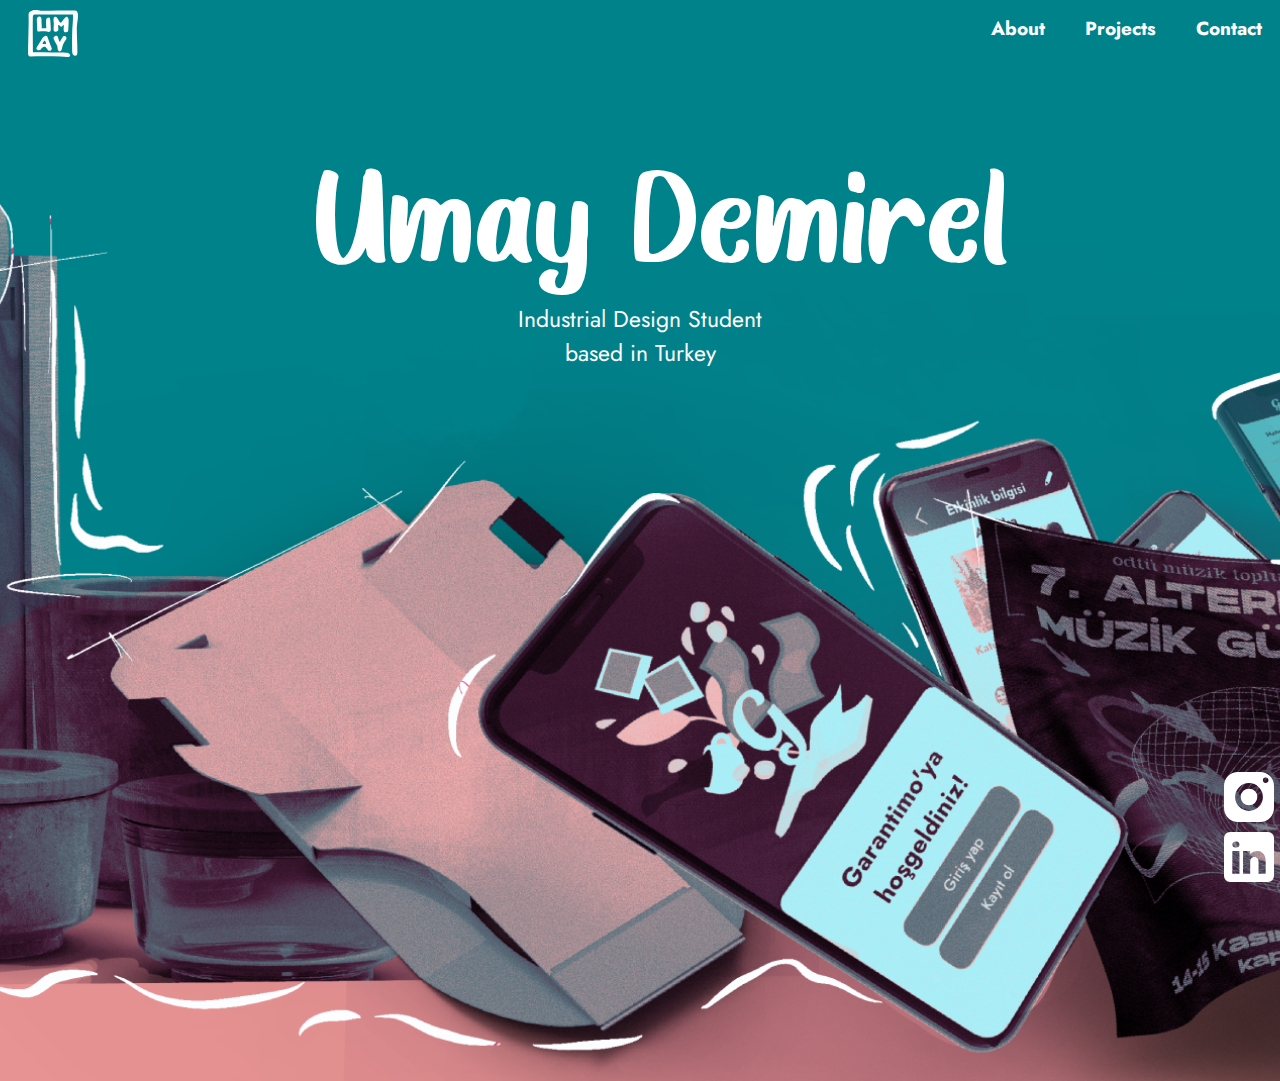
<file: index.html>
<html>
    <head>
        <title> Umay Demirel</title>
        <meta charset="UTF-8">
        <link rel="icon" href="logo.png" type="image/icon">
        <link rel="stylesheet" href="main.css">
        <!-- Global site tag (gtag.js) - Google Analytics -->
<script async src="https://www.googletagmanager.com/gtag/js?id=G-81TWVK4QX5"></script>
<script>
  window.dataLayer = window.dataLayer || [];
  function gtag(){dataLayer.push(arguments);}
  gtag('js', new Date());

  gtag('config', 'G-81TWVK4QX5');
</script>
    </head>
    <body>
<!-- Merhaba hocam aşağoıda container içerisinde gördüğünüz kısımda denediğim fakat  tamamlayamadığım svg animasyonu var  
  sitenin diğer kısımlarını tamamlayabilmek için o animasyonu sonraya ertelemeye karar verdim
  ona pek vaktim kalmadı teslimden sonra ilgileneceğim buradan da teşekkür etmek istedim ders ve öğrettikleriniz için
-->
<div class="anaSayfa">
    <div class="topBar">
        <a href="index.html">
        <img id="logo" src="logo.svg" alt="Umay Logo"  > 
        </a>
       <div class="buttonMenu"> <button>
            <a href="about.html">About</a>
        </button>
        <button>
            <a href="projects.html">Projects</a>
        </button>
        <button>
            <a href="contact.html">Contact</a>
        </button>
    </div>
    </div>
    <div class="ortabolum">
        
      <div class="contact"> 
        <a href="https://www.instagram.com/umayworks/"> 
        <img class="logo" src="linkedin.svg"> </a> 
        <a href="https://www.linkedin.com/in/umay-d-8a8ba512b/"> 
          <img class="logo"src="instagram.svg"> </a> 
      </div>         
        

        <p id="buyukyazi"> &nbsp;Umay Demirel </p> <br>
        <p id="kucukyazi">Industrial Design Student <br>
        based in Turkey </p>
      </div>
        <!-- <div class="container">
            <svg xmlns="http://www.w3.org/2000/svg" viewBox="0 0 1223.66 261.28" class="Letters">
                <title>yazi</title>
                <defs>
                  <g id="Masks">
                    <mask id="maskU">
                      <path class="mask" id="maskU"
                        d="M85,58c-7,33-4.28,61.8-5,82-1.52,42.87-1.1,57.47,9,68,2.83,2.95,11.84,12.36,22,11,12.17-1.63,20.71-18,29-46,18.75-63.3,16.08-118,17-118s2.41,57.93,5,106c1.32,24.52,2.84,54.86,4,69" transform="translate(-59.34 -35)" fill="none" stroke="#000" stroke-miterlimit="10" stroke-width="40"/>
                    </mask>
              
                    <mask id="maskM1">
                      <path class="mask" id="maskM1" 
                       d="M209,103c0-1.07-.54,41.13-2,72-1.23,26-2.47,40.12,1,41,4.83,1.23,16.83-23.7,24-46,11-34.18,8.07-54.12,18-57,7.09-2,12.93,6.7,17,15,5.56,11.33,3.15,24.18-2,48-6,27.7-13,41-4,41,.15,0,12-61,26-94,3-7.1,17.94-7.65,25-3,9.47,6.24,5.7,23.82,5,72-.18,12.68-.09,22.9,0,29" transform="translate(-59.34 -35)" fill="none" stroke="#000" stroke-miterlimit="10" stroke-width="40"/>
                    </mask>
                    
                    <mask id="maskA">
                      <path class="mask" id="maskA" 
                      d="M418,139c-4.26-14.85-13.24-26.44-24-28-19.56-2.84-31.38,31.65-32,37-3,26-8,51.19,8,59,9.81,4.8,15.52,4.44,18,3,40.34-23.37,41.23-103.33,38-104-2.61-.54-22.52,47.43-8,91,3.35,10.06,14.94,19.07,19,25" transform="translate(-59.34 -35)" fill="none" stroke="#000" stroke-miterlimit="10" stroke-width="40"/>
                    </mask>  
                    
                    <mask id="maskY">
                      <path class="mask" id="maskY" 
                      d="M469,111a171.56,171.56,0,0,0-9,37c-2.69,21.09,0,42,7,56,1.29,2.59,11.41,12.87,24,12,10.15-.7,17-8.53,20-12,25.44-29.8,11.77-91.84,13-92,1.55-.2,4.27,100.44-7,144-.84,3.26-3.06,11.2-10,16-10.64,7.36-29.27,5.16-39-6-1.37-1.58-9.44-10.82-6-20,3-8,13.73-13.26,26-11" transform="translate(-59.34 -35)" fill="none" stroke="#000" stroke-miterlimit="10" stroke-width="40"/>
                    </mask>
                  
                    <mask id="maskD">
                      <path class="mask" id="maskD" 
                      d="M640,68c-5.38,22-9.24,41-12,56-2.24,12.19-7.81,43.81-1,75,1.08,4.95,3,12.1,9,16,10,6.48,24.74-.5,30-3,17.32-8.23,26.08-22.66,31-31,4.35-7.38,16.33-28.36,14-57-.73-9-2.6-31.88-20-49-12.17-12-25.23-14.52-28-15-5.58-1-14.69-2.57-22,3a21.26,21.26,0,0,0-7,10" transform="translate(-59.34 -35)" fill="none" stroke="#000" stroke-miterlimit="10" stroke-width="40"/>
                    </mask>
                      
                    <mask id="maskE1">
                      <path class="mask" id="maskE1" 
                      d="M757,145a55.59,55.59,0,0,0,25,10c7.39,1,15.46,2,23-3,.73-.49,11.87-8.17,11-21,0-.58-1-12.13-10-17-7.31-4-15.29-1-23,2-7.44,2.89-28.42,7.52-33,27-4,17-4,39,3,55,1.23,2.81,16.25,23,34,19,10.54-2.38,18.81-12.62,21-23,1-4.92.57-13.18,0-16" transform="translate(-59.34 -35)" fill="none" stroke="#000" stroke-miterlimit="10" stroke-width="40"/>
                    </mask>
              
                    <mask id="maskM">
                     <path class="mask" id="maskM" 
                      d="M849,100c.59,15,1.92,40.89,0,69-1.63,23.86-4,39.19-1,40,3.64,1,14.46-19,20-40,4.33-16.4,3.24-25.12,11-40,3.12-6,9.86-18.9,16-18,9.19,1.35,11.54,32.88,12,39,2.7,36.2-6.56,64.87-6,65,.37.08,4.69-12.06,13-46,7.69-31.4,9.89-45.12,22-52,2.75-1.56,11-6.24,17-3,11.43,6.16,3.23,34.59,3,103,0,2.6,0,4.71,0,6" transform="translate(-59.34 -35)" fill="none" stroke="#000" stroke-miterlimit="10" stroke-width="40"/>
                    </mask>
                  
                    <mask id="maskI">
                      <path class="mask" id="maskI" 
                      d="M1005,60a315,315,0,0,1,1,37c-.21,6.56-.51,9.85-2,28-4.15,50.63-3.7,48.53-4,50-2.91,14,0,17,1,33,.17,2.66-2.54,12.64-2,14" transform="translate(-59.34 -35)" fill="none" stroke="#000" stroke-miterlimit="10" stroke-width="40"/>
                    </mask>
                  
                    <mask id="maskR">
                      <path class="mask" id="maskR" 
                      d="M1051,104c.48,16.51-.25,33.88-1,43-1.53,18.49-4,29.46-4,50,0,11.89.75,24.95,2,25,1.67.06,2.35-23,10-55,7.36-30.77,14.17-40.52,23-46,2.36-1.46,11.67-7.24,20-4,7.15,2.78,10.51,11,15,22a98.75,98.75,0,0,1,5,16" transform="translate(-59.34 -35)" fill="none" stroke="#000" stroke-miterlimit="10" stroke-width="40"/>
                    </mask>
                  
                    <mask id="maskE">
                      <path class="mask" id="maskE" 
                      d="M1161,142a36.12,36.12,0,0,0,19,12c3.29.8,12.74,3.09,22-2,7.54-4.14,16.4-14,14-25-1.63-7.48-7.89-12.87-14-15-10.27-3.58-20,2.09-25,5-18.64,10.86-29.33,35.33-24,61,.81,3.92-.15,22,15,32,4.25,2.81,11.57,7.65,20,6,13.18-2.57,21.12-19.45,22-32a35.78,35.78,0,0,0,0-5" transform="translate(-59.34 -35)" fill="none" stroke="#000" stroke-miterlimit="10" stroke-width="40"/>
                    </mask>
                   
                    <mask id="maskL1">
                      <path class="mask" id="maskLl" 
                      d="M1251,54a222.45,222.45,0,0,1,5,35,209.16,209.16,0,0,1-3,54c-6.34,33-5,30-3,49,.31,2.95,0,18,13,26,2.14,1.32,8.52,3.95,10,4" transform="translate(-59.34 -35)" fill="none" stroke="#000" stroke-miterlimit="10" stroke-width="40"/>
                    </mask>
                </g>
                </defs>
              
              
                <g id="Letters">
                  <path 
                  mask="url(#maskU)" id="U" 
                  d="M149.39,194.33c-.72,1.36-1.4,2.7-2,4a77.81,77.81,0,0,1-4.64,8.4,33.13,33.13,0,0,1-6.49,7.32q-13.68,11-28.91,11-12.6,0-24.71-7.81-7.43-5.17-11.91-16A100.68,100.68,0,0,1,64.23,176a228.32,228.32,0,0,1-2-30.42,303,303,0,0,1,3.86-48.83Q70,73,75.56,60.05a4.23,4.23,0,0,1,2.34-1.9,11.13,11.13,0,0,1,4-.64,26.53,26.53,0,0,1,8.49,1.56,24,24,0,0,1,7.87,4.35,8.14,8.14,0,0,1,3.27,6.3,13.61,13.61,0,0,1-.1,1.56q-2.25,9.28-3.66,27.1t-1.42,37.94A371.78,371.78,0,0,0,99,181.63q2.58,21.09,8.64,28.42,1.86,2.34,3,2.34c.84,0,1.92-.71,3.22-2.14q7.92-7.81,13.38-24a243.63,243.63,0,0,0,8.94-36.08q3.47-19.87,5.51-38.82T144.8,79c.13-1.7.26-3.26.39-4.69a14.71,14.71,0,0,1,3-9.48,3,3,0,0,0,.83-1.8,15.85,15.85,0,0,0,.14-2.1,5,5,0,0,1,3-4.35,15.23,15.23,0,0,1,6.84-1.41,22.92,22.92,0,0,1,11.08,3,12.78,12.78,0,0,1,6.69,9.28q1.47,12.8,2.2,34.67t1.22,45.61q.48,23.63,1.12,42t2,24.26a9.29,9.29,0,0,1,.49,2.74c0,2.41-1.56,3.77-4.69,4.1a36.73,36.73,0,0,1-5.95.49,23.91,23.91,0,0,1-7.08-1,16.51,16.51,0,0,1-6.3-3.66,49.84,49.84,0,0,1-5.67-5.42,11.82,11.82,0,0,1-2.34-4,25.6,25.6,0,0,1-.88-4.64C150.69,200.67,150.17,197.91,149.39,194.33Z" transform="translate(-59.34 -35)" fill="#fff"/>
                  <path mask="url(#maskM1)" id="m" d="M208.76,222q-.87,0-1.95-.09a12.34,12.34,0,0,1-10.74-7q-2.53-5.46-3.57-15.82t-1-22.85q0-20.4,1.56-40.33t2.64-27.54a12.44,12.44,0,0,0-.2-2.24l-.09-.49c0-1.11.69-1.94,2.09-2.49a14.06,14.06,0,0,1,5.13-.83,30.78,30.78,0,0,1,12.84,3.12q6.8,3.14,7.38,9.47l.09,4.11a224.32,224.32,0,0,1-1.66,27.34v.29a29.8,29.8,0,0,0-.39,4.89,25.65,25.65,0,0,0,.39,4.39,3.77,3.77,0,0,0,1.32-1.42,4.76,4.76,0,0,0,.44-1.51c.07-.26.13-.55.2-.88q.78-4.09,2.24-9.91a115.24,115.24,0,0,1,3.81-12.06,74.36,74.36,0,0,1,5.57-11.72,32.13,32.13,0,0,1,7.57-8.93,15.25,15.25,0,0,1,9.81-3.47,21.34,21.34,0,0,1,3.42.29c1.3.33,2.54.59,3.71.78a53.39,53.39,0,0,1,8.3,2.35,20.46,20.46,0,0,1,7.62,5.46c.32.4.62.75.88,1.08,1,1.11,1.74,1.94,2.29,2.49a2.43,2.43,0,0,0,1.71.83,3.76,3.76,0,0,0,2-.73,32,32,0,0,0,2.88-2.2l1-.78a19.39,19.39,0,0,0,2.15-1.66c.71-.52,1.46-1,2.24-1.56a25.86,25.86,0,0,1,13.09-3.42,33.3,33.3,0,0,1,12.89,2.59,23.68,23.68,0,0,1,9.86,7.17q3.52,5.08,5.18,17.68a210.19,210.19,0,0,1,1.66,27.44,260.22,260.22,0,0,1-1.32,26.42,114.64,114.64,0,0,1-3.86,21.29q-2.53,8.34-6.25,9a34.46,34.46,0,0,1-4.1.29,19.3,19.3,0,0,1-4.44-.49q-2.1-.48-5-1.46l-.59-.2a3.45,3.45,0,0,1-1.95-1.12,8.56,8.56,0,0,1-1.17-1.9.4.4,0,0,0-.1-.3,42,42,0,0,1-2.39-11.72q-.63-7.32-.64-16.21,0-14.25.88-29.88.69-13.86.69-24.12a11,11,0,0,0-.34-2.1,5.32,5.32,0,0,0-.69-1.46,1.74,1.74,0,0,0-1.32-.74h-.29a2.12,2.12,0,0,0-1.76.74,12.22,12.22,0,0,0-1.17,1.8,10.09,10.09,0,0,1-.68,1.17,86.18,86.18,0,0,0-9.48,23.59q-3.12,12.84-5.17,26a212.8,212.8,0,0,1-6.45,30.08q-1.75,5.08-6.64,5.37a52.43,52.43,0,0,1-7.13.49,29.63,29.63,0,0,1-10.84-2,12.35,12.35,0,0,1-3.95-2.88,6.18,6.18,0,0,1-1.51-4.25l.09-1.27q2.36-16.89,4.3-37.25t3-38.24a12.18,12.18,0,0,0-.39-3.37c-.26-.87-.69-1.31-1.27-1.31q-1.28,0-3.42,4a252.54,252.54,0,0,0-8.3,32.42q-2.15,10.54-4.69,20.8a134.06,134.06,0,0,1-6,18.61,42.15,42.15,0,0,1-8.25,13.37A15.67,15.67,0,0,1,208.76,222Z" transform="translate(-59.34 -35)" fill="#fff"/>
                  <path mask="url(#maskA)" id="a" d="M405.54,111.71a4.27,4.27,0,0,0,1.95.49q1.08,0,1.86-1.56a9.29,9.29,0,0,1,4.49-4.59,15,15,0,0,1,6.64-1.47,20.49,20.49,0,0,1,7.62,1.47,15.36,15.36,0,0,1,6.1,4.2,9.44,9.44,0,0,1,2.4,6.44v1.17q-1.08,8.2-2.64,17.48-1.66,10-3,20.56a163.84,163.84,0,0,0-1.37,20.95,91.5,91.5,0,0,0,2.06,19.63,51.25,51.25,0,0,0,7.12,17.18,5,5,0,0,1,1.08,2.64,2.56,2.56,0,0,1-.78,1.86,8,8,0,0,1-1.86,1.36,21,21,0,0,1-8.79,2A22.36,22.36,0,0,1,415,217.08a42.92,42.92,0,0,1-10.41-10.64c-.65-1-1.26-1.47-1.85-1.47a3.5,3.5,0,0,0-2.15,1.27,38.34,38.34,0,0,0-3.81,4.49,14.44,14.44,0,0,1-3.66,3.86c-1.46,1.08-4,2.1-7.76,3.08a48.05,48.05,0,0,1-11.82,1.66q-10.65,0-17.38-5.57a32.28,32.28,0,0,1-9.91-14.84A62.34,62.34,0,0,1,343,178.6a93.85,93.85,0,0,1,3.37-24.51,92.47,92.47,0,0,1,9.57-23,57.79,57.79,0,0,1,14.8-17,30.67,30.67,0,0,1,18.94-6.49A35.81,35.81,0,0,1,405.54,111.71Zm-26.76,92.58c.52,1.24,1.11,1.85,1.76,1.85a3.13,3.13,0,0,0,2-1.27q7.62-7.91,13.48-26.22A113.55,113.55,0,0,0,401.93,144a52.34,52.34,0,0,0-1.17-11.52,20,20,0,0,0-3.81-8.4c-.78-1.1-1.56-1.66-2.35-1.66a4.34,4.34,0,0,0-2.63,1.47q-4.11,3.51-7.52,14.65a177.14,177.14,0,0,0-5.57,25.19,169.53,169.53,0,0,0-2.15,25.29Q376.73,199,378.78,204.29Z" transform="translate(-59.34 -35)" fill="#fff"/>
                  <path mask="url(#maskY)" id="y" d="M492,277.43a79,79,0,0,1-16.51-1.76A38.43,38.43,0,0,1,462,270.5a22.32,22.32,0,0,1-7.48-7.76,18.65,18.65,0,0,1-2.34-8.94v-.39a21.77,21.77,0,0,1,4.93-12.94,23.33,23.33,0,0,1,12.26-8,9.4,9.4,0,0,1,2.93-.39,27.5,27.5,0,0,1,6,.73,18.58,18.58,0,0,1,5.67,2.2,4.3,4.3,0,0,1,2.39,3.71v.1a5.45,5.45,0,0,1-1.37,3.22A19.41,19.41,0,0,0,480.54,254a25.73,25.73,0,0,0,.88,6.64,8.31,8.31,0,0,0,2.34,3.95,5.39,5.39,0,0,0,3.72,1.51c2.4,0,4.52-1.61,6.34-4.83a48.85,48.85,0,0,0,4.54-11.77,124.81,124.81,0,0,0,2.79-13.62,92.77,92.77,0,0,0,1.07-10.79v-1.86a9.39,9.39,0,0,0-.24-2.58,1.14,1.14,0,0,0-1.22-.74,8.24,8.24,0,0,0-2.05.39,46.16,46.16,0,0,1-8.6.78,49.92,49.92,0,0,1-21.82-5,44.42,44.42,0,0,1-17-13.82c-1.76-2.48-3-6.41-3.86-11.82a123.92,123.92,0,0,1-1.22-18.26l.1-5a243.78,243.78,0,0,1,2.54-30.13q2.14-14.3,5.47-20.75,2.06-3.61,5.47-3.81a25.65,25.65,0,0,1,4.39-.39,24.93,24.93,0,0,1,13.38,3.81,7.47,7.47,0,0,1,3.81,6.74V123q-.29,5.47-1,14.06-1.26,15-1.85,32.72l-.1,6a130.8,130.8,0,0,0,1.32,19.53q1.32,8.7,4.74,12.6c1.75,1.82,3.45,2.74,5.07,2.74,2,0,4-.92,6.16-2.74q4.19-3.51,6.44-11.86a120.19,120.19,0,0,0,3.32-19.39q1.08-11,1.76-22.65.68-12.51,1.85-23.15t3.72-16.6a3.55,3.55,0,0,1,3.41-2.54,31.19,31.19,0,0,1,4.11-.29,21.93,21.93,0,0,1,8,1.41,19,19,0,0,1,6.79,4.64,5.15,5.15,0,0,1,2,4.4c-.06.91-.09,1.62-.09,2.14-.07,1-.1,1.84-.1,2.59v3.66q0,4.61.1,9.28t.09,9.28v3.91q-.29,6.83-.68,12.4t-1,12.11q-.2,2.73-.19,6.15-.11,5.37-.2,11.91,0,6.25-.09,13.19a208.18,208.18,0,0,1-2.15,28.27,75.26,75.26,0,0,1-7.67,24.66,27.11,27.11,0,0,1-16.65,13.86A65.24,65.24,0,0,1,492,277.43Z" transform="translate(-59.34 -35)" fill="#fff"/>
                  <path mask="url(#maskD)" id="D" d="M682.79,63.08a50.44,50.44,0,0,1,22.7,16.5,86.47,86.47,0,0,1,14.85,28.27,110.68,110.68,0,0,1,5.22,33.84,99.51,99.51,0,0,1-6.1,34.52,70,70,0,0,1-19.39,28.52q-13.27,11.86-34.57,16a119.76,119.76,0,0,1-18,1.08q-7.9,0-15.47-.64T620.78,219c-1.7-.84-2.88-4.45-3.57-10.84a232.22,232.22,0,0,1-1-23.92q0-29.29,2.78-64.06t5.22-44.93q2.05-10.44,11.92-13.37a74.15,74.15,0,0,1,21.48-3.33A77.43,77.43,0,0,1,682.79,63.08Zm-10.06,12.4q-4.2-6.15-10.94-6.15a16.76,16.76,0,0,0-3.42.39A9.87,9.87,0,0,0,650,77a141,141,0,0,0-6.06,32q-1.47,17.83-1.46,36.48,0,13.08.29,25.88.29,12,.29,23l-.1,7.42c0,3.45,2.09,5.14,6.25,5.08q4.2,0,10.36-2.74a55.41,55.41,0,0,0,12.64-8.1,68.59,68.59,0,0,0,12.11-13.28,72.35,72.35,0,0,0,9.18-18.17,69.12,69.12,0,0,0,3.57-22.85q0-14-5.57-30.52T672.73,75.48Z" transform="translate(-59.34 -35)" fill="#fff"/>
                  <path mask="url(#maskE1)" id="e" d="M781.81,221.08q-16.89-1-27.39-7.81a40.52,40.52,0,0,1-15.33-17.58,55.37,55.37,0,0,1-4.84-23,73.56,73.56,0,0,1,7.62-32.23,63.49,63.49,0,0,1,20.9-25.1,47.85,47.85,0,0,1,13.47-6.54,50,50,0,0,1,14.26-2,61.63,61.63,0,0,1,10.84,1q11,2.15,16.36,8.69A22.48,22.48,0,0,1,823,131a27.75,27.75,0,0,1-4.15,14.26,32.18,32.18,0,0,1-12.16,11.57q-8,4.54-19.53,4.54a59.88,59.88,0,0,1-13.38-1.66,14.76,14.76,0,0,0-3.71-.68,1.81,1.81,0,0,0-1.9,1.17,20.66,20.66,0,0,0-.83,4.1,71.14,71.14,0,0,0-.49,8.69A78.06,78.06,0,0,0,768,186.12a46.22,46.22,0,0,0,4,12.6,23.74,23.74,0,0,0,7.72,9.18,9.88,9.88,0,0,0,5.37,1.86c2.08,0,4-1.11,5.86-3.32a32.15,32.15,0,0,0,4.2-7.47,22.86,22.86,0,0,0,1.56-8.45,24.4,24.4,0,0,0-.19-3v-.78a5.4,5.4,0,0,1,3.17-4.88A14.81,14.81,0,0,1,814,182a9,9,0,0,1,4.34,6.11,22.51,22.51,0,0,1,.59,5.08,28.46,28.46,0,0,1-16.7,25,38.79,38.79,0,0,1-15.43,3.18A40.86,40.86,0,0,1,781.81,221.08ZM803,126.46q-1.26-8-6.35-8a12.51,12.51,0,0,0-6,2,34.76,34.76,0,0,0-16.8,21.19,4.53,4.53,0,0,0-.29,1.56c0,2,1.06,3.5,3.17,4.64a15.54,15.54,0,0,0,7.47,1.71,22,22,0,0,0,8.74-1.9,17.71,17.71,0,0,0,7.43-6q3-4.09,3-10.74A35.31,35.31,0,0,0,803,126.46Z" transform="translate(-59.34 -35)" fill="#fff"/>
                  <path mask="url(#maskM)" id="m-2"  d="M848.9,222q-.89,0-1.95-.09a12.32,12.32,0,0,1-10.74-7q-2.55-5.46-3.57-15.82t-1-22.85q0-20.4,1.56-40.33t2.63-27.54a12.46,12.46,0,0,0-.19-2.24l-.1-.49q0-1.66,2.1-2.49a14.06,14.06,0,0,1,5.13-.83,30.85,30.85,0,0,1,12.84,3.12q6.78,3.14,7.37,9.47l.1,4.11a224.32,224.32,0,0,1-1.66,27.34v.29a29.8,29.8,0,0,0-.39,4.89,25.65,25.65,0,0,0,.39,4.39,3.77,3.77,0,0,0,1.32-1.42,5,5,0,0,0,.44-1.51c.06-.26.13-.55.19-.88q.78-4.09,2.25-9.91a115.24,115.24,0,0,1,3.81-12.06A75.23,75.23,0,0,1,875,118.35a32.3,32.3,0,0,1,7.57-8.93,15.29,15.29,0,0,1,9.82-3.47,21.53,21.53,0,0,1,3.42.29c1.3.33,2.53.59,3.71.78a53.71,53.71,0,0,1,8.3,2.35,20.36,20.36,0,0,1,7.61,5.46c.33.4.62.75.88,1.08,1,1.11,1.74,1.94,2.3,2.49a2.43,2.43,0,0,0,1.71.83,3.79,3.79,0,0,0,2-.73,32,32,0,0,0,2.88-2.2l1-.78a19.26,19.26,0,0,0,2.14-1.66q1.08-.78,2.25-1.56a25.81,25.81,0,0,1,13.09-3.42,33.34,33.34,0,0,1,12.89,2.59,23.81,23.81,0,0,1,9.86,7.17q3.51,5.08,5.18,17.68a212,212,0,0,1,1.66,27.44,260.22,260.22,0,0,1-1.32,26.42A115.48,115.48,0,0,1,968,211.47q-2.53,8.34-6.25,9a34.6,34.6,0,0,1-4.1.29,19.3,19.3,0,0,1-4.44-.49q-2.1-.48-5-1.46l-.59-.2a3.38,3.38,0,0,1-2-1.12,8.21,8.21,0,0,1-1.17-1.9.45.45,0,0,0-.1-.3A42,42,0,0,1,942,203.6q-.64-7.32-.64-16.21,0-14.25.88-29.88.68-13.86.68-24.12a10.21,10.21,0,0,0-.34-2.1,5,5,0,0,0-.68-1.46,1.74,1.74,0,0,0-1.32-.74h-.29a2.12,2.12,0,0,0-1.76.74,12.22,12.22,0,0,0-1.17,1.8,11.91,11.91,0,0,1-.69,1.17,86.16,86.16,0,0,0-9.47,23.59q-3.12,12.84-5.18,26a214.24,214.24,0,0,1-6.44,30.08q-1.76,5.08-6.64,5.37a52.54,52.54,0,0,1-7.13.49,29.63,29.63,0,0,1-10.84-2,12.13,12.13,0,0,1-4-2.88,6.18,6.18,0,0,1-1.52-4.25l.1-1.27q2.34-16.89,4.3-37.25t3-38.24a12.18,12.18,0,0,0-.39-3.37c-.26-.87-.68-1.31-1.27-1.31q-1.26,0-3.41,4a252.44,252.44,0,0,0-8.31,32.42q-2.14,10.54-4.68,20.8a135.41,135.41,0,0,1-6,18.61,42.15,42.15,0,0,1-8.25,13.37A15.69,15.69,0,0,1,848.9,222Z" transform="translate(-59.34 -35)" fill="#fff"/>
                  <path mask="url(#maskI)" id="i" d="M1016.48,214.64v1.07c0,3.13-1.69,4.85-5.08,5.18a73.87,73.87,0,0,1-7.52.39,62.34,62.34,0,0,1-9.86-.78,11.49,11.49,0,0,1-5.47-3.13,21.5,21.5,0,0,0-3.13-2.24q-1.17-.78-1.71-4.59a72.93,72.93,0,0,1-.53-9.67q0-12.5,1.56-30.27t3-32.33q1.46-13.58,1.66-18.16t5-5.67a28.2,28.2,0,0,1,7.62-1.07,23.27,23.27,0,0,1,9.57,2.15q7.8,3.42,7.81,11.72l.1,3.9q0,8.6-.59,16.65t-1.37,16q-.78,8-1.36,16.11t-.59,16.8Q1015.6,205.27,1016.48,214.64Zm-1.27-117a12,12,0,0,1-2.15.19,18.74,18.74,0,0,1-4.35-.53q-2.19-.54-4.44-1.23a41.62,41.62,0,0,0-5.47-1.36c-2.67-.59-4.47-2.35-5.42-5.28A31.82,31.82,0,0,1,992,79.68a70,70,0,0,1,1.07-13c.07-.52.13-1,.2-1.37a5.57,5.57,0,0,1,4-4.34,21.34,21.34,0,0,1,7.37-1.22,24.5,24.5,0,0,1,9.28,1.56q3.92,1.95,6.11,8.35a40.24,40.24,0,0,1,2.19,13.13,26.8,26.8,0,0,1-1.66,9.82Q1018.83,96.87,1015.21,97.65Z" transform="translate(-59.34 -35)" fill="#fff"/>
                  <path mask="url(#maskR)" id="r" d="M1073.61,122.84a40.76,40.76,0,0,1,10-11.81,20.21,20.21,0,0,1,12.84-4.69q6.64,0,13.77,5.37a56.59,56.59,0,0,1,12.65,15q5.7,9.42,5.71,17.33a11.47,11.47,0,0,1-3.22,8.3q-3.22,3.33-11,3.33h-.68a8.14,8.14,0,0,1-5.72-2.69,32.22,32.22,0,0,1-4.24-5.91c-1-1.62-2.12-3.19-3.23-4.69a14.83,14.83,0,0,0-3.85-3.66,9.31,9.31,0,0,0-5.13-1.41,18.48,18.48,0,0,0-7.42,1.95,44.37,44.37,0,0,0-11.58,14.94,84,84,0,0,0-6.25,18.36q-2.1,9.67-3.46,18.95a118.2,118.2,0,0,1-4.3,20.84q-2.73,8.55-9.47,9.92a4,4,0,0,1-1.27.19,7.33,7.33,0,0,1-3.32-.78l-.59-.19a17.79,17.79,0,0,1-8.59-8.6,48.06,48.06,0,0,1-4.4-14.94,132.22,132.22,0,0,1-1.27-18.75,250.34,250.34,0,0,1,1.91-30.81q1.9-15.37,3.47-25.24c.26-1.7.48-3.19.68-4.5v-.88q0-5.85,3.42-8.34a13.16,13.16,0,0,1,8-2.5,23,23,0,0,1,8.65,1.76,22.37,22.37,0,0,1,7.27,4.59,8.44,8.44,0,0,1,2.93,6.15l-.1,3.81q0,7.23,1.67,7.33T1073.61,122.84Z" transform="translate(-59.34 -35)" fill="#fff"/>
                  <path mask="url(#maskE)" id="e-2"  d="M1183.57,221.08q-16.9-1-27.39-7.81a40.61,40.61,0,0,1-15.34-17.58,55.52,55.52,0,0,1-4.83-23,73.56,73.56,0,0,1,7.62-32.23,63.49,63.49,0,0,1,20.9-25.1,47.85,47.85,0,0,1,13.47-6.54,49.92,49.92,0,0,1,14.26-2,61.71,61.71,0,0,1,10.84,1q11,2.15,16.36,8.69a22.53,22.53,0,0,1,5.32,14.55,27.75,27.75,0,0,1-4.15,14.26,32.18,32.18,0,0,1-12.16,11.57q-8,4.54-19.53,4.54a59.88,59.88,0,0,1-13.38-1.66,14.83,14.83,0,0,0-3.71-.68,1.81,1.81,0,0,0-1.9,1.17,20.66,20.66,0,0,0-.83,4.1,71.14,71.14,0,0,0-.49,8.69,78.06,78.06,0,0,0,1.17,13.18,45.88,45.88,0,0,0,4,12.6,23.74,23.74,0,0,0,7.72,9.18,9.88,9.88,0,0,0,5.37,1.86q3.12,0,5.86-3.32A32.15,32.15,0,0,0,1197,199a22.86,22.86,0,0,0,1.56-8.45,24.46,24.46,0,0,0-.2-3v-.78a5.39,5.39,0,0,1,3.18-4.88,14.81,14.81,0,0,1,14.26.14,9,9,0,0,1,4.34,6.11,22.51,22.51,0,0,1,.59,5.08,28.46,28.46,0,0,1-16.7,25,38.79,38.79,0,0,1-15.43,3.18A40.86,40.86,0,0,1,1183.57,221.08Zm21.19-94.62q-1.27-8-6.35-8a12.51,12.51,0,0,0-6.05,2,34.76,34.76,0,0,0-16.8,21.19,4.53,4.53,0,0,0-.29,1.56c0,2,1.06,3.5,3.17,4.64a15.54,15.54,0,0,0,7.47,1.71,22,22,0,0,0,8.74-1.9,17.68,17.68,0,0,0,7.42-6q3-4.09,3-10.74A35.31,35.31,0,0,0,1204.76,126.46Z" transform="translate(-59.34 -35)" fill="#fff"/>
                  <path mask="url(#maskLl)" id="l" d="M1243.72,58.49a3.42,3.42,0,0,1-.19-1.08c0-1,.75-1.56,2.25-1.75a18,18,0,0,1,4.49-.59,17,17,0,0,1,8,1.9,43.11,43.11,0,0,1,7.17,4.74,4,4,0,0,1,1.76,2.93,96.71,96.71,0,0,1,1.27,17.68q0,9.18-.58,20.65t-1.37,24q-.78,13.58-1.47,27.1t-.68,25.35a170.27,170.27,0,0,0,1.42,23.78q1.41,9.9,5,13.13c1.49,1.17,2.24,2.31,2.24,3.42s-.94,2.21-2.83,3.12a28.83,28.83,0,0,1-11.33,2.35,22.93,22.93,0,0,1-10.25-2.4,19.72,19.72,0,0,1-8.21-8,47,47,0,0,1-5.42-16.21,133.49,133.49,0,0,1-1.61-21.58,307.47,307.47,0,0,1,2.15-35.11q2.14-18.6,4.69-35.79,1.76-12.58,3-23.09a151.14,151.14,0,0,0,1.27-17.34A26,26,0,0,0,1243.72,58.49Z" transform="translate(-59.34 -35)" fill="#fff"/>
                </g>
              </svg> -->
</div>
</div>
    <!-- <img class="solbuyuk" src="products.png" height="500px"> -->
</body>

</html>
</file>
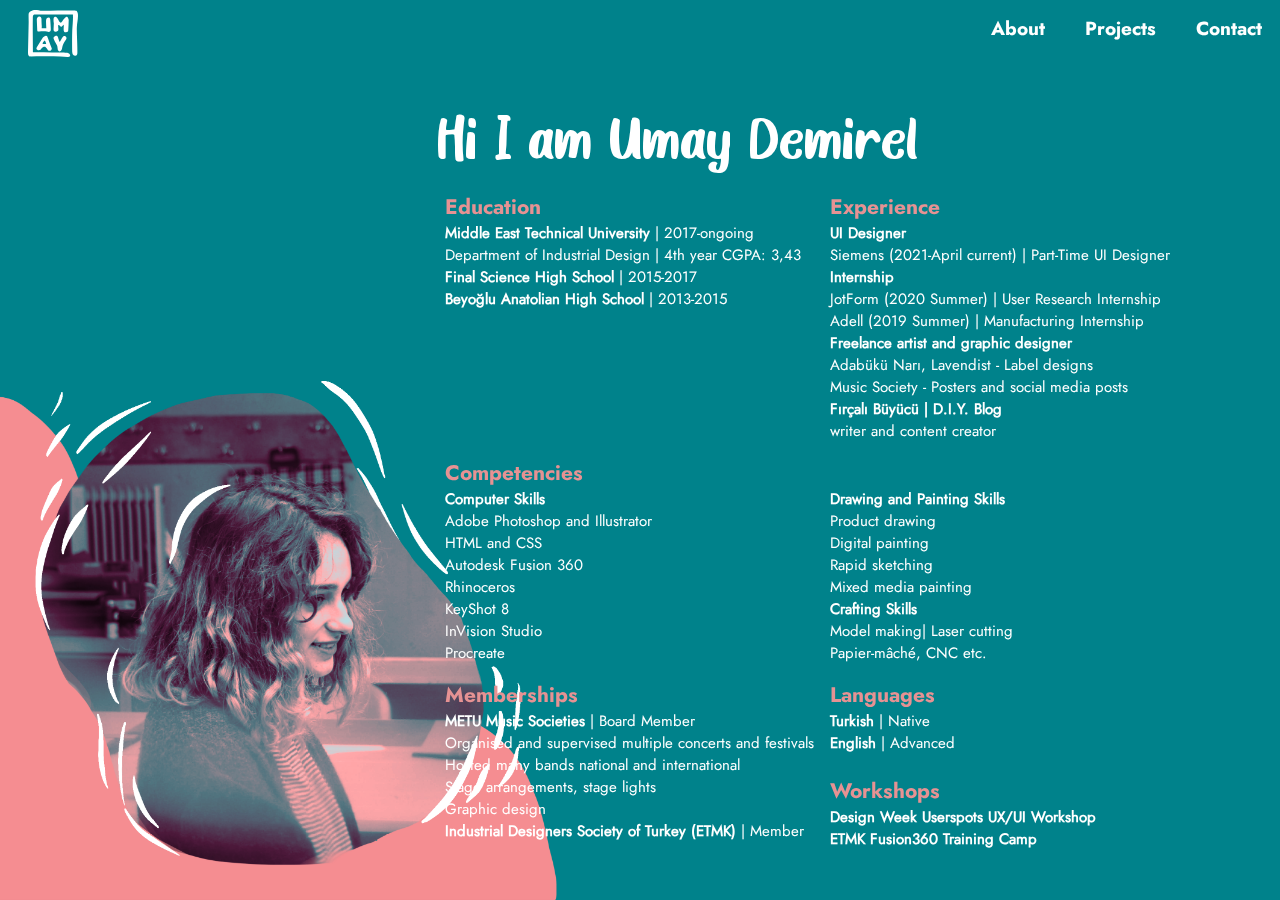
<file: about.html>
<html>
    <head>
        <title> Umay Demirel</title>
        <meta charset="UTF-8">
        <link rel="icon" href="logo.png" type="image/icon">
        <link rel="stylesheet" href="main.css">
        <!-- Global site tag (gtag.js) - Google Analytics -->
<script async src="https://www.googletagmanager.com/gtag/js?id=G-81TWVK4QX5"></script>
<script>
  window.dataLayer = window.dataLayer || [];
  function gtag(){dataLayer.push(arguments);}
  gtag('js', new Date());

  gtag('config', 'G-81TWVK4QX5');
</script>
    </head>
    <body>
        <div class="anaSayfa">
            <div class="topBar">
                <a href="index.html">
                    <img id="logo" src="logo.svg" alt="Umay Logo"> 
                </a>                 
                <div class="buttonMenu">
                <button >
                    <a class="attab" href="about.html">About</a>
                </button>
                <button >
                    <a href="projects.html">Projects</a>
                </button>
                <button>
                    <a href="contact.html">Contact</a>
                </button>
            </div>
            </div>
            <img id="solfoto" src="umayPhoto.png" >
         <div class="gridcontainer">
            <p id="intro">Hi I am Umay Demirel</p>
            <ul class="cv">
                <p class="header">Education</p>
                <li><b>Middle East Technical University</b> | 2017-ongoing <br>
                    Department of Industrial Design | 4th year CGPA: 3,43</li>
                <li><b>Final Science High School </b>| 2015-2017</li>
                <li><b>Beyoğlu Anatolian High School </b>| 2013-2015</li>
              </ul>

              <ul class="cv">
                <p class="header">Experience</p>
                <li><b>UI Designer </b><br>
                Siemens (2021-April current) | Part-Time UI Designer<br>
                <li><b>Internship </b><br>
                JotForm (2020 Summer) | User Research Internship<br>
                Adell (2019 Summer) | Manufacturing Internship</li>
                <li> <b>Freelance artist and graphic designer</b> <br>
                Adabükü Narı, Lavendist - Label designs <br>
                Music Society - Posters and social media posts </li>
                <li><b>Fırçalı Büyücü | D.I.Y. Blog</b> <br>
                writer and content creator</li>
              </ul>

              
              <ul class="cv">
                <p class="header">Competencies</p>
                <li><b>Computer Skills</b> <br>
                    Adobe Photoshop and Illustrator<br>
                    HTML and CSS<br>
                    Autodesk Fusion 360 <br>
                    Rhinoceros<br>
                    KeyShot 8 <br>
                    InVision Studio<br>
                    Procreate
                    </li>
                
              </ul>

              
              <ul class="cv">
                <p class="header"> &nbsp</p>
                <li><b>Drawing and Painting Skills</b> <br>
                    Product drawing <br>
                    Digital painting <br>
                    Rapid sketching <br> 
                    Mixed media painting
                </li>
                <li><b>Crafting Skills</b> <br>
                    Model making| Laser cutting<br>
                    Papier-mâché, CNC etc.
                
                </li>
              </ul>

              
              <ul class="cv">
                <p class="header">Memberships</p>
                <li><b>METU Music Societies </b>| Board Member <br>
                     Organised and supervised multiple concerts and festivals<br>
                     Hosted many bands national and international<br>
                    Stage arrangements, stage lights <br>
                    Graphic design</li>
                <li><b>Industrial Designers Society of Turkey (ETMK) </b>| Member </li>
                
              </ul>

              
              <ul class="cv">
                <p class="header">Languages</p>
                <li><b>Turkish </b>| Native </li>
                <li><b>English </b>| Advanced </li>
                <li>&nbsp</li>
                <p class="header">Workshops</p>
                <li><b>Design Week Userspots UX/UI Workshop</b></li>
                <li><b>ETMK Fusion360 Training Camp </b></li>
              </ul>

    </div>
        </div>
        </body>
        
        </html>
</file>
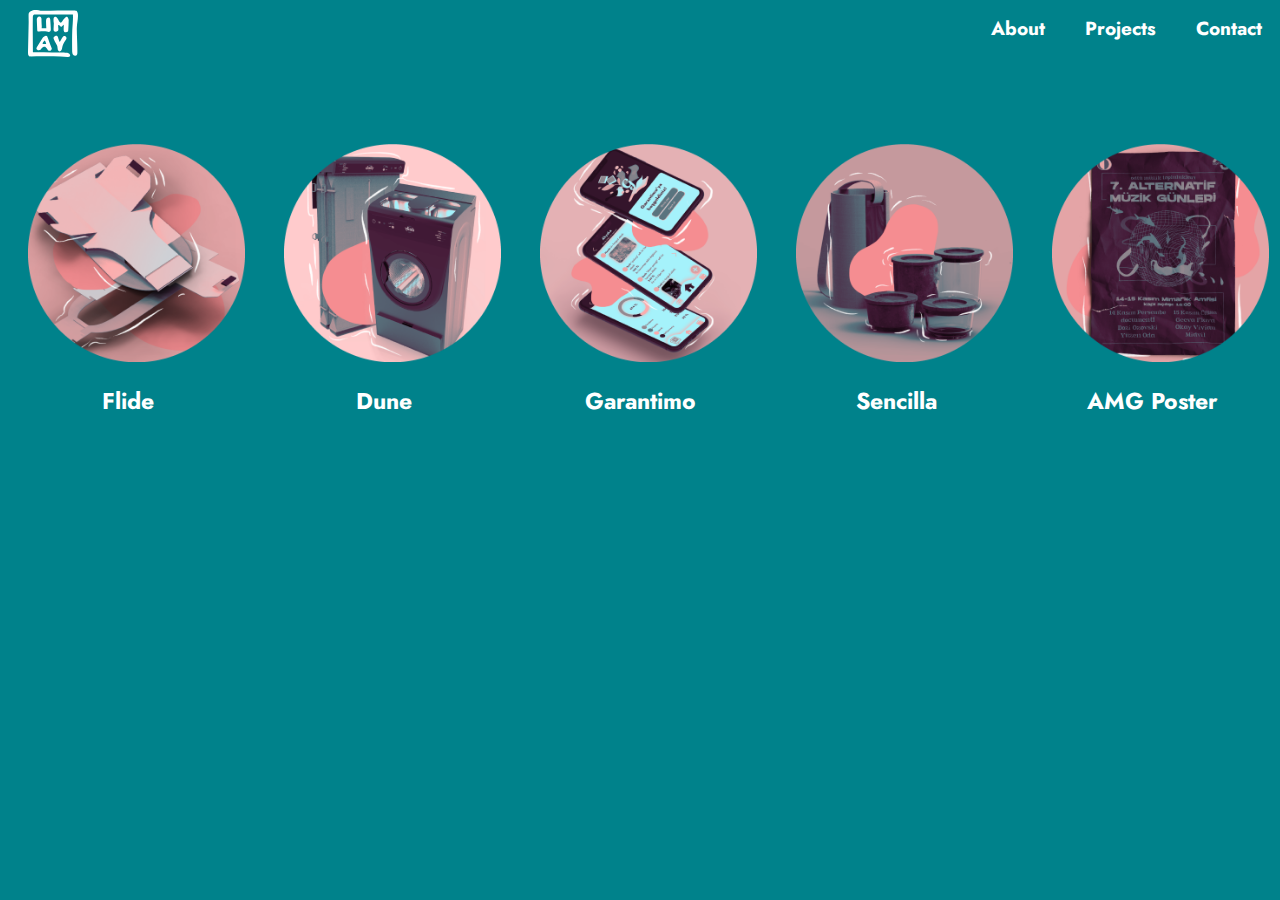
<file: projects.html>
<html>
<head>
    <title> Umay Demirel</title>
    <meta charset="UTF-8">
    <link rel="icon" href="logo.png" type="image/icon">
    <link rel="stylesheet" href="main.css">
    <!-- Global site tag (gtag.js) - Google Analytics -->
<script async src="https://www.googletagmanager.com/gtag/js?id=G-81TWVK4QX5"></script>
<script>
  window.dataLayer = window.dataLayer || [];
  function gtag(){dataLayer.push(arguments);}
  gtag('js', new Date());

  gtag('config', 'G-81TWVK4QX5');
</script>
    
</head>
<body>
    <div class="anaSayfa">
        <div class="topBar">
            
            <a href="index.html">
            <img id="logo" src="logo.svg" alt="Umay Logo"> 
            </a>
            
            <div class="buttonMenu">
            <button>
                <a href="about.html">About</a>
            </button>
            <button>
                <a href="projects.html">Projects</a>
            </button>
            <button>
                <a href="contact.html">Contact</a>
            </button>
        </div>
        </div>


        <div class="container">
    
            <ul class="tab-menu">
                <li class="project"><a href="#tab1"><img class="projectimg"src="flide.png"> <p>Flide</p></a></li>
                <li class="project"><a href="#tab2"><img class="projectimg"src="dune.png"><p>Dune</p></a></li>
                <li class="project"><a href="#tab3"><img class="projectimg" src="garantimo.png"><p>Garantimo</p></a></li>
                <li class="project"><a href="#tab4"><img class="projectimg"src="sencilla.png"><p>Sencilla</p></a></li>
                <li class="project"><a href="#tab5"><img class="projectimg"src="poster.png"><p>AMG Poster</p></a></li>
            </ul>
            <div class="tab-container">
                <div id="tab1" class="tab-content" style="display: none;">
                
                    <img class="projectdetailleft" src="flide1.png"> 
                    
                    <div class="sagyazilar">
                        <p id="projectheader1">Flide</p>
                        <p>  A D.I.Y ice sled <br> made of folded polypropylene sheets. <br> Inspired by children  <br> who use plastic bags as sleds.</p>
                    </div>
                     
                    <div class="solyazilar">
                        <p id="projectheader12">Easy, economic and fun!</p>
                        <p> 2nd year studio
                        <br> 2019</p>
                    </div>
                   
                    <img class="projectdetailright" src="flide2.png"> 
                </div>
                </div>
                <div id="tab2" class="tab-content" style="display: none;">
                    <img class="projectdetailleft" src="dune1.png"> 
                    <div class="sagyazilar">
                        <p id="projectheader2">Dune</p>
                        <p>  Laundry care <br> product family</p>
                    </div>
                    <div class="solyazilar">
                        <p id="projectheader22">Refreshing,cleaning,<br>sterilizing and preparing.</p>
                    </div>
                    <img class="projectdetailright" src="dune2.png"> 
                   
                </div>
                <div id="tab3" class="tab-content" style="display: none;">
                    <img class="projectdetailleft" src="garantimo1.png"> 
                    <div class="sagyazilar">
                        <p id="projectheader3">Garantimo</p>
                        <p> A mobile monetary app <br> in collaboration with Garanti BBVA</p>
                    </div>
                </div>
                <div id="tab4" class="tab-content" style="display: none;">
                    <img class="projectdetailleft" src="sencilla1.png"> 
                    <div class="sagyazilar">
                        <p id="projectheader4">Sencilla</p>
                        <p> Lunch kit<br> to provide natural food experience</p>
                    </div>
                    <div class="solyazilar">
                        <p id="projectheader42">Natural, simple <br>and chic.</p>
                    </div>
                    <img class="projectdetailright" src="sencilla2.png"> 
                </div>
                <div id="tab5" class="tab-content" style="display: none;">
                    <img class="projectdetailleft" src="amg1.png"> 
                    <div class="sagyazilar">
                        <p id="projectheader5">Alternative<br>
                        Music Days</p>
                        <p> <br> </p>
                    </div>
                    <div class="solyazilar">
                        <p id="projectheader52">Posters and <br> social media posts</p>
                    </div>
                    <img class="projectdetailright" src="amg2.png"> 
                </div>
            </div>
            
        </div>
       
       
</div>
<footer>
<script src="https://ajax.googleapis.com/ajax/libs/jquery/3.2.1/jquery.min.js"></script>
    <script>
        $(document).ready(function() {
            $(".tab-menu a").click(function(event) {
                event.preventDefault();
                $(this).parent().addClass("current");
                $(this).parent().siblings().removeClass("current");
                var tab = $(this).attr("href");
                $(".tab-content").not(tab).css("display", "none");
                $(tab).fadeIn();
            });
        });
    </script>
</footer>
</html>
</file>
<file: main.css>
@font-face {
    font-family: JostBold;
    src: url(static/Jost-Bold.ttf);
  }
  @font-face {
    font-family: JostRegular;
    src: url(static/Jost-Regular.ttf);
  }
  @font-face {
    font-family: JostItalic;
    src: url(static/Jost-Italic.ttf);
  }
  @font-face {
    font-family: kattyPurry;
    src: url(static/kattyPurry.ttf);
  }

*{
    padding: 0;
    margin:0;
    border: none;
    /* border: 1px solid red; */
}
body{
    background-color: #00828b;  
}

/* top barla ilgili  */  
    .topBar {
        display: block;
        position: relative;
        background-repeat: no-repeat;
        background-size: 100%;
        
    }
    .buttonMenu {
        display: inline;
        float: right;
    }

    #logo {
        margin-top: 10px; 
        margin-bottom: 10px;
        margin-left: 1% ;
        width:3vw ;
        min-width: 50px;
        z-index: 5;
    }
    button {
        
        margin-top: 20px; 
        margin: 3px;
        min-height: 50px;
        text-align: center;
        font-size:calc(10px + 1vh);
        font-family: JostBold;
        background-color: transparent;
        color: #ffffff;   
    }

    a {
        margin-left: 15px; 
        margin-right: 15px;
    }

    a:link {
        color: rgb(255, 255, 255); 
        text-decoration: none;
    
    }

    a:visited {
        color: rgb(255, 255, 255); 
        text-decoration: none;
    }

    a:hover {
        color: rgb(219, 81, 81);
        
    }

.attab{
  color:  rgb(219, 81, 81);  
}


/* indexle ilgili */
    .ortabolum {
        text-align: center;
        color: #ffffff;   
        background-image: url(products.png);
        background-size: cover;
        background-position: bottom;
        height: 100vh

    }
    #buyukyazi {
        align-self: center ;
        margin-top:1em ;
        font-size:calc(60px + 6vh);
        font-family: kattyPurry;
        line-height: 0.9em ;

    }

    #kucukyazi {
        margin-top:0px ;
        font-size:calc(14px + 1vh);
        font-family: JostRegular;
      
    }

    #cv {
      display: inline;
    }

  .contact{
  float: right;
  position: fixed;
  bottom: 0;
  right: 0;
  align-items: center;
  margin: 1vw;
  max-width: 7vh;
    }
 .logo{
  margin: 5px;
  max-width: 50px;
}

/* aboutla ilgili */
    #solfoto {
        width: 44vw;
        float: left;
        position: fixed;
        bottom: 0;
        z-index: -2;
      
    }
    .gridcontainer{
        position: fixed;
        right: 0;
        margin-right: 8vw;
        margin-top: 3vw;
        display: grid;
        float: right;
        grid-template-columns: auto auto  ;
        grid-template-rows: auto auto auto ;
    }

    .cv{
        font-size: calc(6px + 1vh) ;
        font-family: JostRegular;
        color: #ffffff;   
        margin: 8px;
        list-style-type: none;
    }
    .header{
      font-size: calc(12px + 1vh );
      font-family: JostBold;
      color: #e69293;
    }
    #intro{
      font-size: calc(24px + 3vh ) ;
      font-family: kattyPurry;
      grid-column: span 2 ;
      color: #ffffff;   
    }

/* projects tableriyle ilgili */

    .tab-menu{
      display:inline-block;
      vertical-align: top;
      width: auto;
      text-align: center;
      font-family: JostBold;
      list-style-type: none;
      font-size: calc(14px + 1vh) ;
      align-items: center;
    }
    .current{
      width: 20%;
      float: left;
    }
    .project{
      width: 20%;
      float: left;
    }
    .projectimg{
      max-width: 17vw;
      margin: 1vw;
      margin-top: 6vw;
    }

/* project detailsle ilgili */
.tab-content{
  background-image: url(projectbg.png);
  background-repeat: no-repeat;
  height: 180vw;
  width: 100vw;
  float: inline;
  bottom: 0;
  z-index: -3;
  margin-top: 1vw; 
}
.projectdetailleft{
  width: 45%;
  z-index: 3;
}
.projectdetailleft2{
  width: 50%;
  float: right;
  z-index: 3;
  background-color: #ffffff;
}
.projectdetailright{
  float: right;
  width: 45%;
  display: inline;
}
.sagyazilar{
  float: right;
  margin-top:0 ;
  margin-right: 10%;
  font-size: 18px;
  font-family: JostRegular;
}
.solyazilar{
  float: left;
  text-align: right;
  margin-top:10vw ;
  margin-left: 5%;
  font-size: 18px ;
  font-family: JostRegular;
}

#projectheader1{
    margin-top:10vw;
    line-height: 0.9em;
    margin-right: 15vw;
    font-size: 10vw ;
    font-family: kattyPurry;
    color: #e65a4c; 
  }
 #projectheader12{
    font-size: 2.3vw ;
    font-family: kattyPurry;
    color: #8f8eb5; 
  }

#projectheader2{
  margin-top:10vw;
  line-height: 0.9em;
  font-size: 10vw ;
  margin-right: 15vw;
  font-family: kattyPurry;
  color: #00a2aa; 
}
#projectheader22{
  font-size: 2.4vw ;
  font-family: kattyPurry;
  color: #5c5c5c; 
}
#projectheader3{
  margin-top:10vw;
  line-height: 0.9em;
  font-size: 8vw ;
  font-family: kattyPurry;
  color: #32368e; 
}
#projectheader32{
  font-size: 2.4vw ;
  font-family: kattyPurry;
  color: #8f8eb5; 
}
#projectheader4{
  margin-top:10vw;
  line-height: 0.9em;
  margin-right: 8vw;
  font-size: 8vw ;
  font-family: kattyPurry;
  color: #acc4bc; 
}
#projectheader42{
  font-size: 3vw ;
  font-family: kattyPurry;
  color: #156775; 
}
#projectheader5{
  margin-top:5vw;
  line-height: 0.9em;
  margin-right: 2vw;
  margin-top: 5vw;
  font-size: 6vw ;
  font-family: kattyPurry;
  color: #4dac48; 
}
#projectheader52{
  font-size: 3vw ;
  font-family: kattyPurry;
  color: #322f2f; 
}

.formcontainer{  
  background-image: url(products.png);
  background-repeat: no-repeat;
  background-position:bottom;
}

/* şekilli yazı şeyleri */
/* .container{
  width: 800px;
  margin: 0 auto;
}

.mask {
    fill: none;
    stroke: #fff;
}
.container {
    display: flex;
    justify-content: center;
    align-items: center;
    width: 100vw;
    height: 100vh;
  }

  .Letters {
    cursor: pointer;
    fill: #ffffff;
    position: absolute;
    left: 0;
    top: 0;
  } 
  
  
  .mask {
    stroke-dasharray: 1000;
    stroke-dashoffset: 1000;
  }

  @keyframes strokeOffset {
    to {
      stroke-dashoffset: 0;
    }
  }
  
  
  #maskU {
    animation: strokeOffset 1s linear forwards;
  }
  #maskM1 {
    animation: strokeOffset 1s linear forwards 1s;
  }
  #maskA {
    animation: strokeOffset 0.5s linear forwards 2s;
  }
  #maskY {
    animation: strokeOffset 0.5s linear forwards 2.5s;
  }
  #maskD {
    animation: strokeOffset 0.5s linear forwards 3s;
  }
  #maskE1 {
    animation: strokeOffset 0.5s linear forwards 3.5s;
  }
  #maskM {
    animation: strokeOffset 0.5s linear forwards 4s;
  }
  #maskI {
    animation: strokeOffset 0.5s linear forwards 4.5s;
  }
  #maskR {
    animation: strokeOffset 0.5s linear forwards 5s;
  }
  #maskE {
    animation: strokeOffset 0.5s linear forwards 5.5s;
  }
  #mask-Ll {
    animation: strokeOffset 0.5s linear forwards 6s;
  } */
</file>
